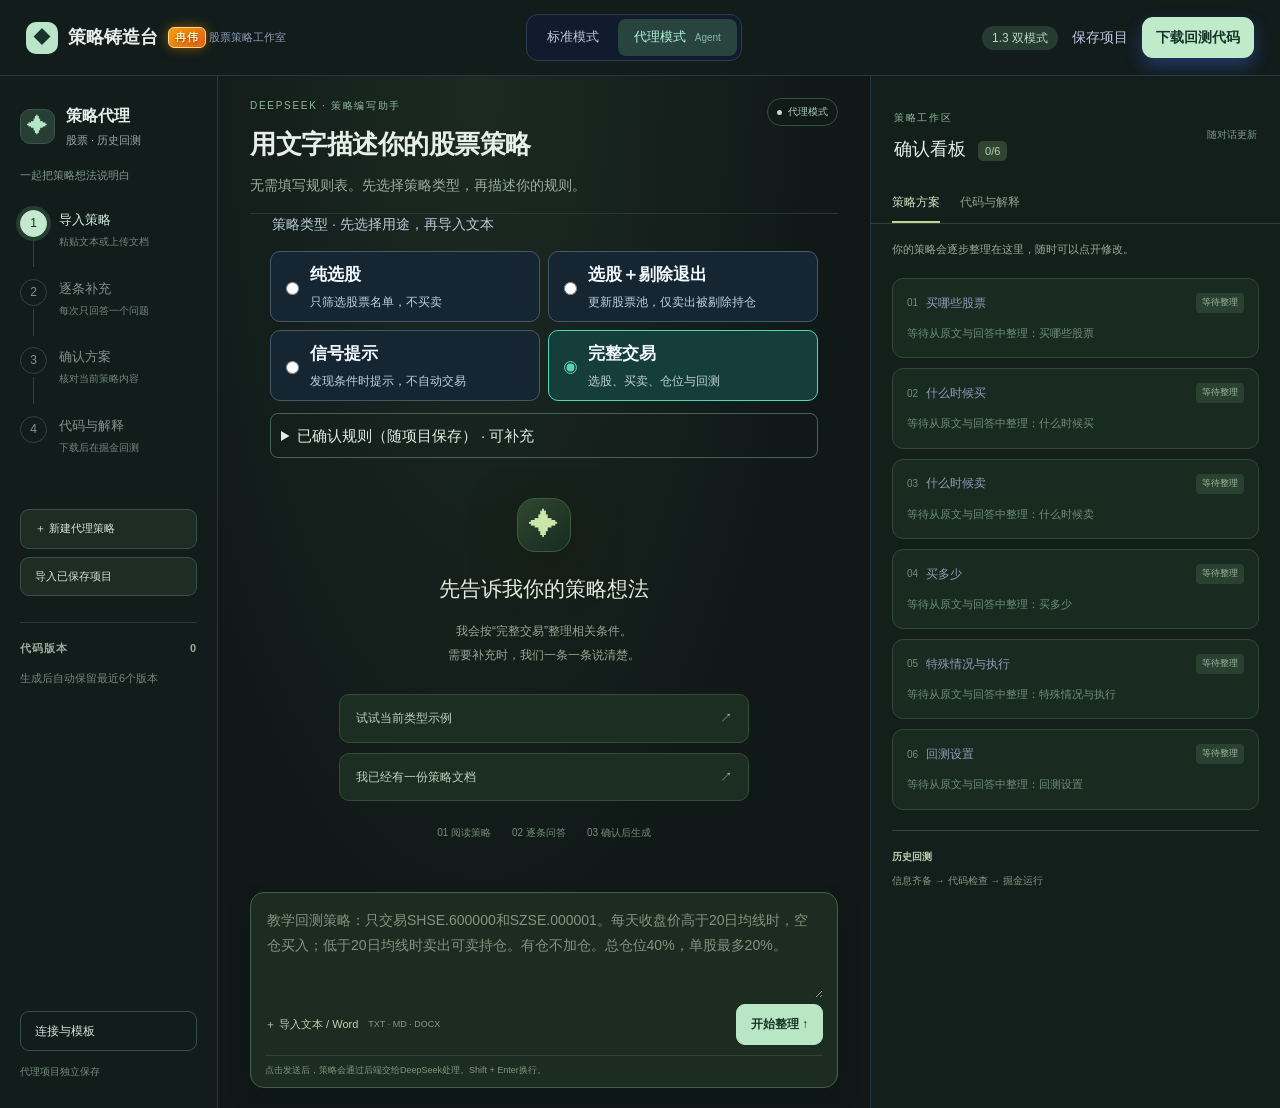
<file: index.html>
<!doctype html>
<html lang="zh-CN">
<head>
<meta charset="utf-8">
<meta name="viewport" content="width=device-width,initial-scale=1">
<meta name="theme-color" content="#0f172a">
<link rel="manifest" href="manifest.webmanifest">
<link rel="icon" type="image/png" sizes="32x32" href="assets/icons/icon-32x32.png">
<title>策略铸造台</title>
<link rel="stylesheet" href="strategy_editor.css">
<link rel="stylesheet" href="strategy_editor_extra.css">
<link rel="stylesheet" href="agent_workspace.css?v=1.3">
</head>
<body>
<header class="topbar"><div class="brand"><span class="mark">◆</span><b>策略铸造台</b><small><span class="owner-highlight">冉伟</span> 股票策略工作室</small></div><div><span class="badge">0.5 试用版</span><button id="save">保存项目</button><button class="primary" id="export">导出回测代码</button></div></header>
<main>
<aside class="sidebar"><h4>工作流</h4>
<button class="nav active" data-view="language">01　代码语言</button>
<button class="nav" data-view="rules">02　标准配置</button>
<button class="nav" data-view="import">03　文本导入</button>
<button class="nav" data-view="params">04　参数编辑</button>
<button class="nav" data-view="audit">05　规则核查</button>
<button class="nav" data-view="scenarios">06　信号试算</button>
<button class="nav" data-view="code">07　代码预览</button>
<button class="nav" data-view="aiReview">08　AI核查</button>
<button class="nav" data-view="explain">09　逐段解释</button>
<div class="offline">● 本地模式运行</div>
</aside>
<section id="app"></section>
<aside class="inspector" id="inspector"></aside>
</main>
<div id="notice" role="status" aria-live="polite"></div>
<script src="strategy_engine.js?v=0.5"></script>
<script src="strategy_ai.js?v=0.8"></script>
<script src="strategy_editor.js?v=1.0"></script>
<script src="agent_dialogue.js?v=1.3"></script>
<script src="agent_types.js?v=1.3"></script>
<script src="agent_core.js?v=1.3"></script>
<script src="agent_workspace.js?v=1.3"></script>
</body></html>
<script>if('serviceWorker' in navigator) navigator.serviceWorker.register('./sw.js');</script>
</file>
<file: strategy_editor.css>
:root{--bg:#080d1c;--panel:#10182b;--line:#263454;--text:#eef4ff;--muted:#8e9bb6;--blue:#4f8cff;--cyan:#39d6e8;--orange:#ffad5c;--green:#46d6a1}*{box-sizing:border-box}body{margin:0;background:radial-gradient(circle at 20% 0%,#1a2850,#080d1c 42%,#060a14);color:var(--text);font:14px/1.55 Inter,"Microsoft YaHei",sans-serif;min-height:100vh}.topbar{height:72px;border-bottom:1px solid var(--line);display:flex;align-items:center;justify-content:space-between;padding:0 26px;background:#080d1cdd}.brand{display:flex;align-items:center;gap:10px;font-size:20px}.brand small{font-size:11px;color:var(--muted)}.mark{display:grid;place-items:center;width:32px;height:32px;border-radius:10px;background:linear-gradient(135deg,var(--cyan),var(--blue));color:#071021}.badge,.pill{padding:5px 10px;border-radius:999px;background:#26365d;color:#bdd0ff;font-size:12px}.topbar button{border:0;background:transparent;color:#bdc9e3;padding:10px 14px;cursor:pointer;font:inherit}.topbar .primary{border-radius:11px;background:linear-gradient(135deg,#4a8dff,#735dff);box-shadow:0 8px 18px #4a75ff55;color:white;font-weight:700}.topbar .primary:active{transform:translateY(2px)}main{display:grid;grid-template-columns:215px minmax(540px,1fr) 220px;min-height:calc(100vh - 72px)}.sidebar,.inspector{background:#0c1326c2;border-right:1px solid var(--line);padding:23px 14px}.inspector{border-left:1px solid var(--line);border-right:0}.sidebar h4,.inspector h4{color:#697796;font-size:11px;letter-spacing:1.4px;text-transform:uppercase;margin:0 12px 15px}.nav{width:100%;display:block;text-align:left;padding:13px;border:0;border-radius:13px;background:transparent;color:#9eabc6;margin:4px 0;cursor:pointer;font:inherit}.nav:hover{background:#192641;color:white}.nav.active{background:linear-gradient(135deg,#1d3f79,#283273);color:white;box-shadow:0 8px 22px #102c6b55}.offline{position:fixed;bottom:20px;margin-left:10px;color:#8e9bb6;font-size:12px}.offline:first-letter{color:var(--green)}#app{padding:26px 30px;overflow:auto}.inspector{padding-top:28px}.inspector p{border-bottom:1px solid #1c2740;padding:11px 5px;margin:0;color:#9cabc8}.inspector em{float:right;font-style:normal}.card{padding:15px;border:1px solid #2b3c62;background:linear-gradient(135deg,#142444,#101a30);border-radius:15px;margin-bottom:18px}.card b,.card small{display:block}.card small{color:var(--muted);font-size:12px}.card b{margin:5px 0}.ok{color:var(--green)}.warn{color:var(--orange)}.view-head{display:flex;justify-content:space-between;align-items:flex-start;margin-bottom:22px}.eyebrow{color:var(--cyan);letter-spacing:1.6px;text-transform:uppercase;font-size:11px}.view-head h1{font-size:27px;margin:5px 0 3px}.view-head p{color:var(--muted);margin:0}.section{border:1px solid var(--line);background:#10182bcc;border-radius:17px;padding:20px;box-shadow:0 14px 36px #00000047;margin-bottom:17px}.section h2{font-size:15px;margin:0 0 14px}.grid{display:grid;grid-template-columns:1fr 1fr;gap:15px}.dropzone{min-height:220px;display:grid;place-items:center;border:1px dashed #4163a0;border-radius:15px;background:linear-gradient(135deg,#10213e,#10182b);text-align:center;padding:25px}.big{font-size:42px;color:var(--cyan)}.dropzone strong{display:block;font-size:17px}.dropzone p{color:var(--muted);margin:4px 0 15px}.btn{border:1px solid #5c86e9;border-radius:11px;background:linear-gradient(180deg,#4e88ff,#315fc4);box-shadow:0 4px 0 #21458f,0 10px 22px #315fc455;color:white;padding:10px 17px;font-weight:700;cursor:pointer}.btn:active{transform:translateY(3px)}.btn.orange{background:linear-gradient(180deg,#ffc37d,#d97c22);border-color:#ffd397}.btn.green{background:linear-gradient(180deg,#5de8b7,#1ba777);border-color:#8ff7d2}.input{width:100%;padding:10px;background:#0b1325;border:1px solid #304266;color:#eaf1ff;border-radius:9px;outline:none;font:inherit}.input:focus{border-color:var(--cyan)}textarea{resize:vertical}.row{display:flex;align-items:center;gap:12px;padding:13px 0;border-bottom:1px solid #202d4a}.id{color:#72dced;font-weight:800;font-size:12px;width:55px}.row .fill{flex:1}.row small{display:block;color:var(--muted)}.pill{background:#153f39;color:var(--green)}.pill.warn{background:#50391e;color:var(--orange)}table{width:100%;border-collapse:collapse}th,td{text-align:left;padding:11px 9px;border-bottom:1px solid #24314d}th{color:#8ea1c5;font-size:12px}.code{background:#080d18;border:1px solid #263653;border-radius:13px;padding:18px;white-space:pre-wrap;color:#c8dcff;font:12px/1.7 Consolas,monospace;overflow:auto}.code span{display:block}.code span:hover{background:#1a2a4b}.line{display:inline-block;width:32px;color:#536789}.empty{padding:25px;color:var(--muted);text-align:center}.explain{padding:17px;border:1px solid #2b3c62;border-radius:13px;background:#111c32;margin-bottom:12px}.explain code{color:#7ce1ef}@media(max-width:1050px){main{grid-template-columns:190px 1fr}.inspector{display:none}}@media(max-width:760px){main{display:block}.sidebar{display:flex;overflow:auto;padding:8px}.sidebar h4,.offline{display:none}.nav{min-width:130px}.grid{grid-template-columns:1fr}.topbar{padding:0 12px}.brand small{display:none}}
</file>
<file: strategy_editor_extra.css>
.actions{display:flex;flex-wrap:wrap;align-items:center;gap:12px;margin:18px 0}.form-grid{display:grid;grid-template-columns:repeat(2,minmax(0,1fr));gap:20px}.form-grid label{display:grid;gap:7px}.table-scroll{overflow:auto}.table-scroll table{min-width:680px}.table-scroll input{min-width:72px}.table-scroll select{min-width:110px}.table-scroll td:nth-child(3) select{min-width:200px}.small-btn{background:#273b62;color:#dce8ff;border:1px solid #496189;border-radius:7px;padding:8px;cursor:pointer}.link{color:#76def1;text-decoration:none}.link:hover{text-decoration:underline}.report{white-space:pre-wrap;overflow-wrap:anywhere;padding:18px;background:#0b1325;border-radius:10px;line-height:1.8;font-family:inherit}.issues{padding-left:22px;color:#ffcc97}.issues li{margin:9px 0;overflow-wrap:anywhere}.section p{color:#b5c2da;line-height:1.85}.section small{color:#91a4c5}#notice{position:sticky;bottom:0;background:#1b3151;color:#dcefff;border-top:1px solid #456285;padding:12px 26px;white-space:pre-wrap;z-index:3}#notice:empty{display:none}.dropzone{min-height:155px;gap:12px}.nav:focus-visible,.btn:focus-visible{outline:2px solid #a3f4ff;outline-offset:4px}.inspector em{float:none;display:block;font-size:12px}.code{white-space:pre;max-height:70vh}td code{white-space:pre;display:block;font:12px/1.6 Consolas,monospace}.offline{position:static;margin-top:30px}input[type=checkbox]{accent-color:#46d6a1}button{font-family:inherit}@media(max-width:760px){.form-grid{grid-template-columns:1fr}#app{padding:18px 12px}.topbar{height:auto;min-height:72px;flex-wrap:wrap;padding:12px;gap:12px}.brand{font-size:18px}}
.owner-highlight{display:inline-block;color:#fff4bd;background:linear-gradient(135deg,#f59e0b,#e35d18);border:1px solid #ffd98a;border-radius:6px;padding:1px 6px;font-weight:800;letter-spacing:1px;box-shadow:0 0 12px #f59e0b88,0 2px 8px #0005;text-shadow:0 1px 2px #7a2d00}
.language-cards{display:grid;grid-template-columns:repeat(4,minmax(0,1fr));gap:12px}.language-card{display:flex;align-items:center;gap:10px;text-align:left;min-height:72px;border:1px solid #2c4169;border-radius:14px;background:linear-gradient(145deg,#111e38,#0d1529);color:#dbe8ff;padding:12px;cursor:pointer;font:inherit;transition:.18s;box-shadow:0 7px 18px #0002}.language-card:hover{transform:translateY(-2px);border-color:#60cfe4}.language-card.selected{border-color:#68e0ef;background:linear-gradient(145deg,#183e65,#282c61);box-shadow:0 8px 22px #2d9fc744}.language-card span:nth-child(2){min-width:0;flex:1}.language-card b,.language-card small{display:block}.language-card small{color:#93a6c7;font-size:11px;margin-top:3px}.language-card em{font-style:normal;color:#8ee9c6;font-size:10px;white-space:nowrap}.language-card:not(.selected) em{color:#f5c67f}.language-icon{display:grid;place-items:center;width:35px;height:35px;border-radius:10px;color:white;font-weight:800;font-size:11px;box-shadow:inset 0 1px #fff5}.language-icon.py{background:linear-gradient(135deg,#3776ab,#ffd343);color:#07111e}.language-icon.cpp{background:linear-gradient(135deg,#1572b6,#63c5ff)}.language-icon.cs{background:linear-gradient(135deg,#512bd4,#9b7bff)}.language-icon.ml{background:linear-gradient(135deg,#e85d3f,#f6b73c)}.helper{margin-bottom:0}.owner-highlight{display:inline-block;color:#fff4bd;background:linear-gradient(135deg,#f59e0b,#e35d18);border:1px solid #ffd98a;border-radius:6px;padding:1px 6px;font-weight:800;letter-spacing:1px;box-shadow:0 0 12px #f59e0b88,0 2px 8px #0005;text-shadow:0 1px 2px #7a2d00}
@media(max-width:900px){.language-cards{grid-template-columns:repeat(2,minmax(0,1fr))}}
.explain-grid{display:grid;grid-template-columns:repeat(2,minmax(0,1fr));gap:12px}.explain-card{position:relative;border:1px solid #2d4269;border-radius:13px;background:linear-gradient(145deg,#111e38,#0c1427);padding:16px 17px 14px 48px;min-height:130px}.explain-card h3{margin:0 0 7px;font-size:15px}.explain-card p{margin:0 0 9px;font-size:13px}.explain-card small{color:#7f9bc4;font-size:11px}.node-id{position:absolute;left:15px;top:16px;color:#73deeb;font-weight:800;font-size:12px}.helper{color:#9eb1d0!important}@media(max-width:760px){.explain-grid{grid-template-columns:1fr}}
.config-tabs{display:flex;gap:10px;overflow-x:auto;padding:8px 3px 16px;margin-bottom:12px;}
.config-tab{flex:0 0 auto;border:1px solid #cbd5e1;border-radius:12px;padding:12px 16px;background:linear-gradient(#fff,#e8eef6);color:#334155;box-shadow:0 3px 0 #c0ccdc;cursor:pointer;font-weight:600;}
.config-tab.selected{background:linear-gradient(#38bdf8,#2563eb);color:white;border-color:#2563eb;box-shadow:0 3px 0 #1e40af;}
.config-tab:focus-visible{outline:3px solid #f59e0b;outline-offset:3px;}
</file>
<file: agent_workspace.css>
[hidden]{display:none!important}.mode-switch{display:flex;gap:3px;background:#101b2d;border:1px solid #2b3e54;border-radius:12px;padding:4px}.topbar .mode-switch button{border-radius:8px;font-size:13px;padding:8px 16px;white-space:nowrap}.mode-switch button[aria-pressed="true"]{background:#29443f;color:#b4f6db}.mode-switch span{font-size:10px;opacity:.65;margin-left:5px}.agent-mode{--ag-line:#27373f;--ag-muted:#9caaa9;--ag-green:#b5e7c6;background:#101918;color:#e7efea}.agent-mode .topbar{background:#111c1b;border-bottom:1px solid var(--ag-line);height:76px}.agent-mode .topbar .primary{background:#bfebcb;color:#153429}.agent-mode .brand{font-size:18px}.agent-mode .mark{background:#b9e6c9;color:#19352b}.agent-mode .badge{background:#263c33;color:#b5d8c2}.ag-layout{display:grid;grid-template-columns:218px minmax(380px,1fr) minmax(330px,410px);max-width:1800px;margin:auto;min-height:calc(100vh - 76px)}.ag-rail{border-right:1px solid var(--ag-line);padding:28px 20px;background:#111c1b;display:flex;flex-direction:column;gap:0}.ag-rail-title{display:flex;gap:11px;align-items:center}.ag-rail-title b{font-size:16px}.ag-rail-title small{display:block;font-size:11px;color:var(--ag-muted);margin-top:3px}.ag-spark{background:#263e34;border:1px solid #3a5649;width:35px;height:35px;display:grid;place-items:center;border-radius:10px;color:#b5e7c6;font-size:21px}.ag-rail-caption{font-size:11px;color:#81998b;margin:18px 0 26px}.ag-steps{list-style:none;padding:0;margin:0 0 25px}.ag-steps li{display:flex;gap:12px;position:relative;padding:0 0 29px;color:#83948b;font-size:13px}.ag-steps li:not(:last-child):before{content:'';position:absolute;height:27px;left:13px;top:30px;width:1px;background:#304238}.ag-steps li>span{width:27px;height:27px;flex-shrink:0;display:grid;place-items:center;border:1px solid #34453c;border-radius:50%;font-size:12px}.ag-steps li small{display:block;color:#71887b;font-size:10px;margin-top:4px}.ag-steps .current{color:#d5eedc}.ag-steps .current>span{background:#c4e9ce;color:#183324;border-color:#c4e9ce;box-shadow:0 0 0 4px #253e31}.ag-steps .done>span{color:#a6d9b7;background:#24392e}.ag-button{font:inherit;font-size:12px;padding:10px 14px;border-radius:9px;border:1px solid #385044;background:#1d2d26;color:#d3e4d9;cursor:pointer;transition:background .15s;white-space:normal}.ag-button:hover{background:#2a4134}.ag-button:disabled{opacity:.42;cursor:not-allowed}.ag-primary{background:#b9e6c5;border-color:#b9e6c5;color:#173624;font-weight:650}.ag-primary:hover{background:#ccefd5}.ag-rail-actions{display:grid;gap:8px}.ag-rail-actions .ag-button{font-size:11px;text-align:left}.ag-history{border-top:1px solid var(--ag-line);margin-top:26px;padding-top:17px}.ag-history h3{font-size:11px;letter-spacing:1px;color:#9caf9f;margin:0 0 12px}.ag-history h3 span{float:right}.ag-history p{font-size:11px;color:#718777;line-height:1.8}.ag-history button{width:100%;padding:10px;border:0;background:transparent;color:#a5b7aa;border-radius:8px;text-align:left;cursor:pointer}.ag-history button.selected{background:#22352c;color:#d1e6d7}.ag-history b{font-size:11px}.ag-history small{display:block;font-size:10px;margin-top:4px}.ag-rail-foot{margin-top:auto;padding-top:35px}.ag-rail-foot>.ag-button{width:100%;background:transparent;text-align:left}.ag-rail-foot small{display:block;color:#738d7b;font-size:10px;margin-top:13px}.ag-conversation{padding:32px 32px 20px;min-width:0;display:flex;flex-direction:column;background:radial-gradient(ellipse at 40% 0%,#1c2a22 0,transparent 60%)}.ag-heading{display:flex;justify-content:space-between;gap:12px;align-items:start;padding-bottom:26px;border-bottom:1px solid #27392c}.ag-eyebrow{font-size:10px;letter-spacing:1.7px;color:#91b99c}.ag-heading h1{font-size:24px;line-height:1.45;margin:10px 0;font-weight:600;letter-spacing:-.5px}.ag-heading p{font-size:12px;color:#99af9f;margin:0;line-height:1.8}.ag-status{flex-shrink:0;border:1px solid #36513d;border-radius:20px;padding:5px 9px;color:#b0d1b9;font-size:10px;margin-top:4px}.ag-status i{display:inline-block;background:#b8dfbf;width:5px;height:5px;border-radius:50%;margin-right:6px}.ag-chat{flex:1;min-height:300px;max-height:calc(100vh - 395px);overflow:auto;padding:22px 2px 15px;scrollbar-width:thin;scrollbar-color:#385441 transparent}.ag-welcome{text-align:center;padding:20px 0 28px}.ag-orb{display:grid;place-items:center;width:54px;height:54px;border:1px solid #405a3c;border-radius:18px;background:linear-gradient(140deg,#30472f,#172b21);color:#cce6a9;font-size:30px;margin:0 auto 21px;box-shadow:0 12px 45px #151d0b}.ag-welcome h2{font-size:21px;font-weight:500;margin:0 0 13px;color:#e2eadc}.ag-welcome p{font-size:12px;line-height:2;color:#95a992}.ag-starters{display:grid;gap:10px;margin:27px auto 24px;max-width:410px;text-align:left}.ag-starters button{display:flex;justify-content:space-between;font:inherit;font-size:12px;color:#bdd0ba;background:#1c2e22;border:1px solid #354c36;border-radius:10px;padding:14px 16px;cursor:pointer}.ag-starters button:hover{border-color:#92b382}.ag-starters span{color:#aaca94}.ag-how{display:flex;justify-content:center;gap:21px;font-size:10px;color:#748e74}.ag-composer{border:1px solid #466145;background:#1c2c21;border-radius:14px;padding:13px 14px 9px;margin-top:15px;box-shadow:0 12px 25px #07130b33}.ag-composer textarea{width:100%;box-sizing:border-box;min-height:76px;resize:vertical;background:transparent;border:0;color:#e0ecd9;font:inherit;font-size:13px;line-height:1.8;outline:0}.ag-composer textarea::placeholder{color:#82947e}.ag-composer>div{display:flex;align-items:center;gap:10px}.ag-composer .ag-primary{margin-left:auto}.ag-composer>div>small{font-size:9px;color:#849a83}.ag-composer>p{font-size:9px;color:#7f967e;border-top:1px solid #30432e;padding-top:8px;margin:10px 0 0}.ag-upload{cursor:pointer;font-size:11px;position:relative;color:#c0d2b6}.ag-upload input{position:absolute;opacity:0;width:1px;height:1px}.ag-upload.disabled{opacity:.4;pointer-events:none}.ag-message{display:flex;gap:10px;align-items:flex-start;margin:0 0 20px}.ag-avatar{height:27px;width:27px;flex-shrink:0;display:grid;place-items:center;background:#2c4330;border:1px solid #496045;border-radius:8px;color:#c6deb7;font-size:11px}.ag-message>div{min-width:0;max-width:100%;padding:13px 15px;border:1px solid #33442e;border-radius:0 11px 11px 11px;background:#1b2a1f}.ag-message.user>div{background:#243325;border-color:#3e5136}.ag-message small{font-size:10px;color:#98b18c}.ag-message p{font-size:12px;line-height:1.9;white-space:pre-wrap;word-break:break-word;margin:6px 0 0}.ag-message summary{font-size:12px;cursor:pointer;line-height:1.8}.ag-question{padding:19px;background:#233621;border:1px solid #557247;border-radius:12px;margin:20px 0}.ag-question>span{font-size:10px;color:#b5d09d;letter-spacing:1px}.ag-question h2{font-size:16px;line-height:1.65;font-weight:500;margin:10px 0 16px}.ag-question>div{display:grid;gap:8px}.ag-question button{font:inherit;font-size:12px;color:#d6e9c6;border:1px solid #526b42;border-radius:8px;background:#2b4126;padding:11px 13px;text-align:left;display:flex;justify-content:space-between;gap:10px;cursor:pointer}.ag-question button:hover{background:#3b5531}.ag-question small{display:block;font-size:10px;color:#98b085;margin-top:12px}.ag-ready{border:1px solid #638852;background:#2a4127;border-radius:12px;padding:17px;margin:20px 0}.ag-ready>b{font-size:14px}.ag-ready p{font-size:12px;line-height:1.8;color:#b1c4a5}.ag-blocker,.ag-error{border:1px solid #806148;background:#3c3024;border-radius:10px;padding:14px;color:#e5c59e;font-size:12px;line-height:1.8;margin:14px 0}.ag-blocker h3{font-size:13px;margin:0}.ag-error .ag-button{margin-top:9px}.ag-working{font-size:12px;color:#b0c698;padding:12px}.ag-dots{color:#bad38d;font-size:9px;letter-spacing:3px;margin-right:8px}.ag-board{border-left:1px solid var(--ag-line);background:#131f1b;min-width:0}.ag-board>header{padding:30px 23px 19px;display:flex;align-items:center;justify-content:space-between;gap:8px}.ag-board h2{font-size:18px;margin:8px 0 0;font-weight:500}.ag-board h2 em{font-size:11px;font-style:normal;background:#304431;padding:4px 7px;border-radius:5px;color:#bbd5aa;margin-left:7px}.ag-board-caption{font-size:10px;color:#7c9986}.ag-tabs{display:flex;border-bottom:1px solid #2d4134;padding:0 21px;gap:20px}.ag-tabs button{border:0;border-bottom:2px solid transparent;padding:10px 0;background:transparent;font:inherit;font-size:12px;color:#8b9f8d;cursor:pointer}.ag-tabs button[aria-selected="true"]{color:#d1e3c3;border-bottom-color:#bcd79c}.ag-board-content{padding:0 21px 24px;max-height:calc(100vh - 224px);overflow:auto;scrollbar-width:thin;scrollbar-color:#3c553b transparent}.ag-summary{font-size:11px;line-height:1.9;color:#97ae97;padding:15px 0 8px;margin:0;white-space:pre-wrap}.ag-card{border:1px solid #314837;background:#192a20;border-radius:11px;padding:14px;margin:10px 0}.ag-card>div{display:flex;align-items:center;gap:8px}.ag-card-number{font-size:10px;color:#6f9176}.ag-card h3{font-size:12px;margin:0;font-weight:500}.ag-tag{margin-left:auto;font-size:9px;white-space:nowrap;background:#2a4030;color:#9ebaa2;padding:3px 6px;border-radius:4px}.ag-card p{font-size:11px;line-height:1.85;color:#adc1ad;margin:10px 0 0;white-space:pre-wrap;word-break:break-word}.ag-card.empty{padding:14px;text-align:left}.ag-card.empty p{color:#708f79}.ag-card.missing{border-color:#856348}.ag-card.missing .ag-tag{background:#4a3b2a;color:#ddb886}.ag-card.default .ag-tag{background:#414326;color:#d3d4a1}.ag-card button{border:0;background:transparent;color:#9ac393;font:inherit;font-size:10px;padding:9px 0 0;cursor:pointer}.ag-boundary{border-top:1px solid #334a38;padding-top:18px;margin-top:20px;font-size:10px}.ag-boundary b{display:block;color:#b8cfb1;margin-bottom:8px}.ag-boundary span,.ag-boundary p{color:#7e9b82;line-height:1.8}.ag-code-empty{text-align:center;padding:90px 20px;color:#8da588}.ag-code-empty>span{font-size:35px;color:#bad0aa}.ag-code-empty h3{font-size:14px;font-weight:500}.ag-code-empty p{font-size:11px}.ag-code-status{padding:16px 0 0}.ag-code-status b{font-size:13px;color:#c8dfbb}.ag-code-status p{font-size:11px;margin:8px 0;color:#b7c9a6}.ag-code-status small{color:#82997c;font-size:10px}.ag-code-actions{display:flex;gap:8px;margin:14px 0}.ag-code-section{border:1px solid #3c523b;border-radius:9px;margin:10px 0;overflow:hidden}.ag-code-section summary{cursor:pointer;font-size:12px;padding:13px}.ag-code-section summary small{display:block;font-size:9px;color:#8ea782;padding:5px 0 0 14px}.ag-code-section p{font-size:12px;line-height:1.9;padding:0 13px;white-space:pre-wrap}.ag-code-section pre{background:#0e1811;color:#c7dcc2;font:11px/1.7 Consolas,monospace;padding:14px;overflow:auto;max-height:450px;margin:0}.ag-repair{margin:23px 0;padding-top:15px;border-top:1px solid #385037}.ag-repair h3{font-size:13px}.ag-repair p,.ag-repair small{font-size:10px;color:#9bb08c;line-height:1.8}.ag-repair .ag-button{margin-top:10px}.ag-repair small{display:block}.ag-input{width:100%;box-sizing:border-box;background:#102016;border:1px solid #46603e;border-radius:8px;padding:10px;color:#d9e8ce;font:inherit;font-size:12px;line-height:1.7}.ag-settings{border:1px solid #4b6245;border-radius:12px;padding:18px;margin:16px 0;background:#1e3021}.ag-settings h3{font-size:14px}.ag-settings label{display:block;font-size:11px;margin:10px 0}.ag-settings p{font-size:10px;color:#a6b69b;line-height:1.8}.sr-only{position:absolute;width:1px;height:1px;padding:0;margin:-1px;overflow:hidden;clip:rect(0,0,0,0);white-space:nowrap;border:0}.agent-mode button:focus-visible,.agent-mode textarea:focus-visible,.agent-mode input:focus-visible,.agent-mode summary:focus-visible{outline:2px solid #d3eeb8;outline-offset:3px}
@media(min-width:1600px){.ag-conversation{padding-left:48px;padding-right:48px}.ag-layout{grid-template-columns:235px minmax(450px,1fr) 440px}.ag-welcome{padding-top:65px}}
@media(max-width:1200px){.ag-layout{grid-template-columns:175px minmax(330px,1fr) 330px}.ag-rail{padding:24px 13px}.ag-conversation{padding:25px 20px 18px}.ag-heading h1{font-size:21px}.ag-status{display:none}.brand small{display:none}.ag-board-content{padding-left:15px;padding-right:15px}.ag-how{gap:12px}}
@media(max-width:960px){.ag-layout{grid-template-columns:155px minmax(0,1fr)}.ag-board{grid-column:2;border-top:1px solid #314532;border-left:0}.ag-board-content{max-height:none}.ag-chat{max-height:550px}.ag-rail{grid-row:1 / span 2}.ag-board>header{padding-top:22px}.ag-code-empty{padding:40px}.agent-mode .brand b{font-size:14px}.agent-mode .badge{display:none}.topbar .mode-switch button{padding:7px 11px}}
@media(max-width:650px){.agent-mode .topbar{height:auto;min-height:100px;flex-wrap:wrap;padding:12px;gap:9px}.agent-mode .brand{order:0}.mode-switch{order:1}.agent-mode .topbar>div:last-child{order:2;display:flex;width:100%;justify-content:flex-end}.topbar .mode-switch button{font-size:11px;padding:6px 10px}.mode-switch span{display:none}.ag-layout{display:block}.ag-rail{border-right:0;padding:15px 17px 0}.ag-rail-title,.ag-rail-caption,.ag-history,.ag-rail-foot{display:none}.ag-steps{display:flex;justify-content:space-between;margin:0;gap:6px}.ag-steps li{font-size:10px;gap:6px;padding-bottom:15px;align-items:center}.ag-steps li small,.ag-steps li:before{display:none}.ag-steps li>span{width:22px;height:22px;font-size:10px}.ag-rail-actions{display:flex;padding-bottom:14px}.ag-rail-actions .ag-button{padding:7px 10px}.ag-conversation{padding:14px 16px}.ag-heading{padding-bottom:10px}.ag-heading h1{font-size:22px}.ag-heading p,.ag-message p,.ag-question h2,.ag-composer textarea{font-size:14px}.ag-chat{padding-top:8px;max-height:560px;min-height:260px}.ag-board{border-left:0}.ag-welcome{padding-top:14px}.ag-welcome h2{font-size:19px}.ag-how{gap:16px}.ag-composer{margin-top:6px}.ag-composer textarea{min-height:92px}.ag-composer>div>small{display:none}.ag-message>div{padding:11px}.ag-board-content{padding:0 16px 24px}}
.ag-conversation{padding-top:18px}.ag-heading{padding-bottom:14px}.ag-heading h1{font-size:26px}.ag-heading p,.ag-message p,.ag-question h2,.ag-composer textarea{font-size:14px}.ag-chat{padding-top:12px;max-height:calc(100vh - 330px)}.ag-composer{margin-top:8px}.ag-composer textarea{min-height:92px}
.ag-version-picker{display:block;font-size:10px;color:#9eb59a;margin-top:16px}.ag-version-picker select{display:block;margin-top:7px}@media(max-width:650px){.ag-rail-foot{display:block;padding:0;margin:0 0 12px}.ag-rail-foot .ag-button{width:auto;padding:6px 10px;font-size:10px}.ag-rail-foot small{display:none}}
.ag-message.assistant>div{font-family:"Microsoft YaHei UI","Noto Sans SC","Segoe UI",sans-serif;letter-spacing:.015em}.ag-message.assistant p{font-size:13px;line-height:2;color:#d1dfce}.ag-message.assistant small{color:#b2cfad;letter-spacing:.04em}.ag-message.user>div{font-family:"PingFang SC","Microsoft YaHei UI",sans-serif;letter-spacing:0}.ag-message.user p{font-size:14px;line-height:1.85;color:#e1ecd9}.ag-message.user small{color:#c1d7b9}
.ag-message{width:100%;}.ag-message.assistant{justify-content:flex-start}.ag-message.user{justify-content:flex-end;flex-direction:row-reverse}.ag-message.assistant>div{background:#17231c;border-color:#3b5944;border-radius:4px 14px 14px 14px;max-width:min(82%,680px);box-shadow:0 3px 10px #00000018}.ag-message.user>div{background:#a9dcae;border-color:#a9dcae;border-radius:14px 4px 14px 14px;max-width:min(82%,680px);box-shadow:0 3px 10px #00000020}.ag-message.assistant p,.ag-message.user p{font-size:16px;line-height:1.9}.ag-message.assistant p{color:#e1eee3}.ag-message.user p{color:#173b21}.ag-message.assistant small{color:#9ec7a8}.ag-message.user small{color:#356940}.ag-message.user .ag-avatar{background:#9bd4a2;border-color:#c0edc4;color:#204b27}.ag-message.assistant .ag-avatar{background:#294638;border-color:#5f8b68;color:#c7efd0}
@media(max-width:650px){.ag-message.assistant>div,.ag-message.user>div{max-width:84%}.ag-message.assistant p,.ag-message.user p{font-size:16px;line-height:1.85}.ag-message{gap:8px}}

/* Strategy purpose and active question */
.ag-types{border:0;margin:0;padding:8px 20px 12px;display:flex;gap:8px;flex-wrap:wrap}.ag-types legend{font-size:14px;color:#b8cbd8;padding-bottom:8px}.ag-types label{display:flex;align-items:center;gap:8px;flex:1;min-width:145px;border:1px solid #455969;border-radius:10px;padding:10px;cursor:pointer;background:#162532}.ag-types label.selected{border-color:#50d6bd;background:#153e3a}.ag-types input{accent-color:#50d6bd}.ag-types b,.ag-types small{display:block}.ag-types b{font-size:17px;color:#f3faff}.ag-types small{font-size:12px;color:#c0d1dc;margin-top:4px}.ag-question{background:#fff3cd!important;border:2px solid #e5a52b!important;box-shadow:0 4px 18px #0002}.ag-question h2{color:#733b00!important;font-size:23px!important;line-height:1.65}.ag-question>span,.ag-question>small{color:#794d10!important}.ag-question button{background:#fffaf0!important;color:#603800!important;border-color:#dba94e!important}.ag-question button:hover{background:#ffe2a0!important}.ag-question button b{color:#603800!important}@media(max-width:600px){.ag-types{padding:6px 12px;gap:6px}.ag-types label{min-width:0;flex-basis:100%;padding:8px}.ag-types small{display:inline;margin-left:8px}.ag-question h2{font-size:21px!important}}
.ag-message.user details summary,.ag-message.user details p{color:#163d31}.ag-message.user{flex-direction:row-reverse;justify-content:flex-start}

.ag-confirmed{margin:0 20px 8px;border:1px solid #446354;border-radius:8px;padding:10px;color:#daeee0}.ag-confirmed summary{cursor:pointer;font-size:15px}.ag-confirmed p{font-size:13px}.ag-confirmed textarea{width:100%;box-sizing:border-box}.ag-types label{flex-basis:40%}
</file>
